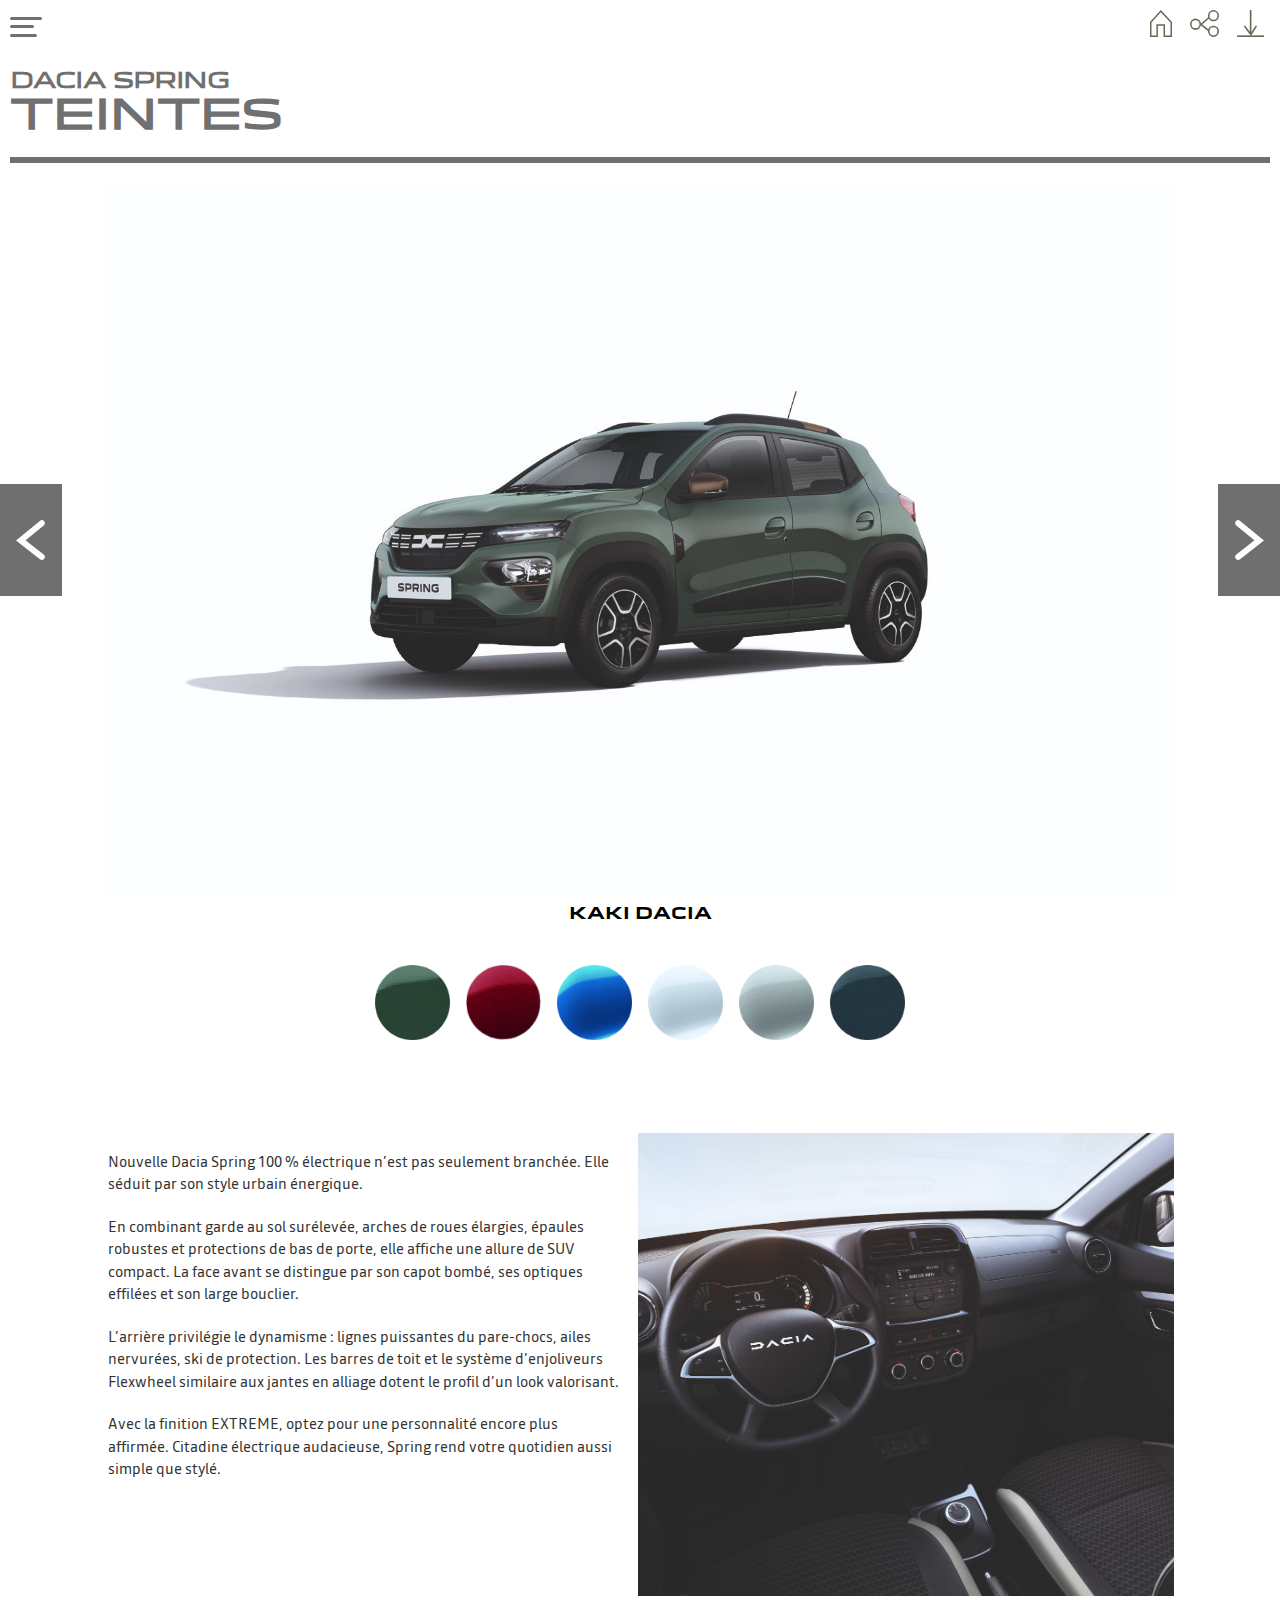
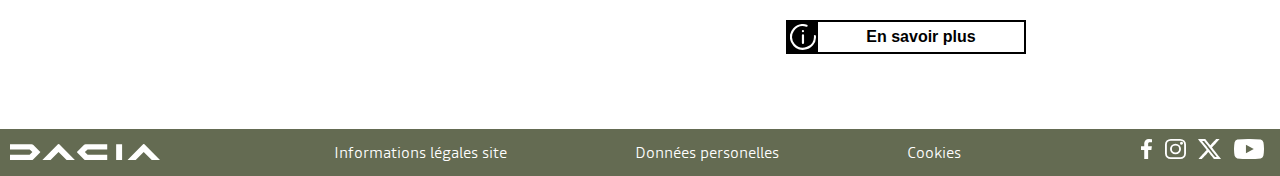
<file: car-landing/index.html>
<!DOCTYPE html>
<html lang="en">
    <head>
        <meta charset="UTF-8">
        <meta name="viewport" content="width=device-width, initial-scale=1.0">
        <title>Dacia</title>
        <link rel="stylesheet" href="./style.css">
        <script src="https://code.jquery.com/jquery-3.7.1.js" integrity="sha256-eKhayi8LEQwp4NKxN+CfCh+3qOVUtJn3QNZ0TciWLP4=" crossorigin="anonymous"></script>
    </head>


    <body>

    <header>
        <div class="container">
          <div class="top-header">
              <div class="menu-burger">
                    <div id="menuArea">
                        <input type="checkbox" id="menuToggle"></input>
              
                        <label for="menuToggle" class="menuOpen">
                          <div class="open"></div>
                        </label>
              
              <div class="menu menuEffects">
                  <label for="menuToggle"></label>




                      <div class="menuContent">

                        <div class="dual-one">
                          <span id="arrowLeftMenu" class="arrowLeft"><img src="./icons/component.svg" class="component">Menu</span>

                          <ul>
                            <li><a href="#">1.ACCUEIL</a></li>
                            <li><a href="#">2.A PROPOS</a></li>
                            <li><a href="#">3.ACCESSOIRES</a></li>
                            <li><a href="#">4.EQUIPMENTS</a></li>
                            <li><a href="#">5.SERVICES</a></li>
                            <li><a href="#">6.OFFRES</a></li>
                          </ul>
                        </div>

                        <div class="dual-two">
                          <ul>
                            <li><a href="#">7.ACCUEIL</a></li>
                            <li><a href="#">8.A PROPOS</a></li>
                            <li><a href="#">9.ACCESSOIRES</a></li>
                            <li><a href="#">10.EQUIPMENTS</a></li>
                            <li><a href="#">11.SERVICES</a></li>
                            <li><a href="#">12.OFFRES</a></li>
                          </ul>
                        </div>

                      </div>
                  </div>
              </div>
            </div>


            <div class="header-icons">
              <a href="#"><img src="./icons/Path 1.svg"></a>
              <a href="#"><img src="./icons/Group 1.svg"></a>
              <a href="#"><img src="./icons/Group 2.svg"></a>

            </div>
        </div>
      </div>
    </header>

 <!-----title---->
    <div class="title-header">
      <div class="container">
        <h1 class="header-title">DACIA SPRING <br> <span>TEINTES</span></h1>
        <div class="line"></div>
      </div>
    </div>
    <!-----hero---->
    <div class="small-container">
 
  <div class="car-display">
      <img id="car" src="./img/dacia-kaki.jpg" alt="Car">
  </div>

  <h2 id="carTitle">Kaki Dacia</h2>

  <div class="color-buttons">
    <img class="pellets active" onclick="changeCarColor('kaki', this)" src="./img/kaki-pellet.png" alt="a">
    <img class="pellets" onclick="changeCarColor('rouge', this)" src="./img/red-pellet.png" alt="b">
    <img class="pellets" onclick="changeCarColor('bleu', this)" src="./img/blue-pellet.png" alt="c">
    <img class="pellets" onclick="changeCarColor('blanc', this)" src="./img/white-pellet.png" alt="d">
    <img class="pellets" onclick="changeCarColor('grey', this)" src="./img/grey-pellet.png" alt="e">
    <img class="pellets" onclick="changeCarColor('black', this)" src="./img/ardoise-pellet.png" alt="f">
</div>


</div>

<div class="navigation">
  <button class="prev"><img src="./icons/arrow-left.svg"></button>
  <button class="next"><img src="./icons/Path 791.svg"></button>
</div>


<!--section 1-->
<div class="small-container">
  <div class="content-wrapper">
      <div class="content-paragraph">
         <p>Nouvelle Dacia Spring 100 % électrique n’est pas seulement branchée. 
          Elle séduit par son style urbain énergique. </p>
          <p>En combinant garde au sol surélevée, arches de roues élargies, épaules robustes et 
            protections de bas de porte, elle affiche une allure de SUV compact. 
            La face avant se distingue par son capot bombé, 
            ses optiques effilées et son large bouclier.</p> 

          <p>L’arrière privilégie le dynamisme : 
            lignes puissantes du pare-chocs, ailes nervurées, ski de protection. Les barres de toit 
            et le système d’enjoliveurs Flexwheel similaire aux jantes en alliage dotent le profil 
            d’un look valorisant.</p> 
            
            <p>Avec la finition EXTREME, optez pour une personnalité encore plus 
          affirmée. Citadine électrique audacieuse, Spring rend votre quotidien aussi simple que stylé.
        </p>
      </div>
      <div class="image-container">
      <div class="content-image">
           
      </div> 
      <div id="AjaxModal">
        <div id="AjaxTextContent"></div>
      </div>
    <a href="#" class="button-with-icon" id="loadContact">
      <img src="./icons/14-hors-biblioth-que-1407-info.svg" alt="Icon">
      En savoir plus
  </a>

    </div>
  </div>
</div>
 

     <!-----footer---->
    <footer>
      <div class="container">
      
      <div class="post-footer">
        <img class="logo" src="./icons/dacia-logo-1.svg">

    
        
        
          <ul class="footer-link ">
            <li><a href="#">Informations légales site</a></li>
            <li><a href="#">Données personelles</a></li>
            <li><a href="#">Cookies</a></li>
          </ul>
        
          
      <div class="mobile-line">
       <div class="social">
            <a href="#"><img src="./icons/Facebook.svg"></a>
            <a href="#"><img src="./icons/insta.svg"></a>
            <a href="#"><img src="./icons/Twitter.svg"></a>
            <a href="#"><img src="./icons/youtube.svg"></a>
        </div>
      </div>
     

        

      </div>
      </div>
    </footer>


<script src="script.js"></script>
</body>
</html>
</file>
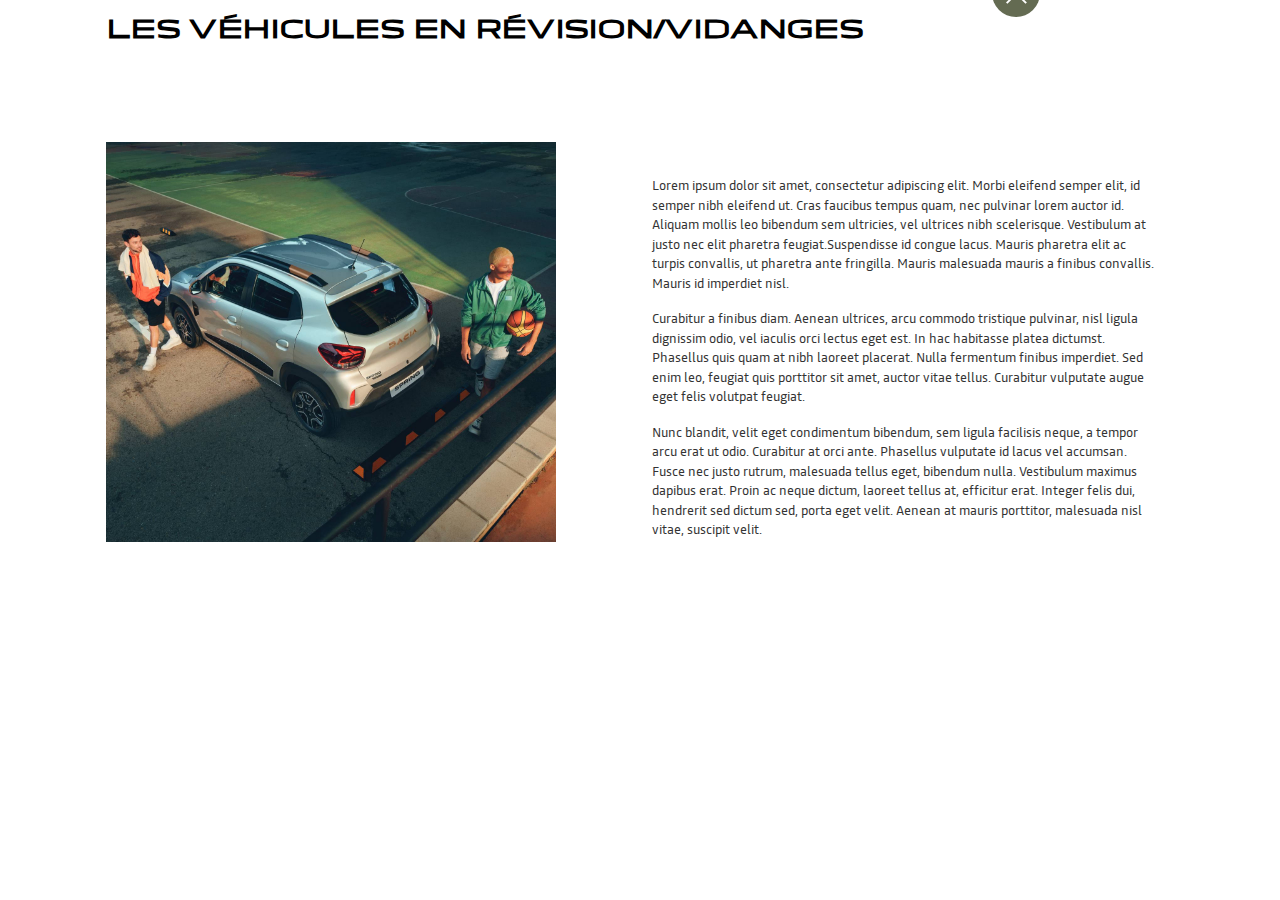
<file: car-landing/modal.html>
<html>
    <head>
        <meta charset="UTF-8">
        <meta name="viewport" content="width=device-width, initial-scale=1.0">
        <title>Dacia</title>
        <link rel="stylesheet" href="./style.css">
        <script src="https://code.jquery.com/jquery-3.7.1.js" integrity="sha256-eKhayi8LEQwp4NKxN+CfCh+3qOVUtJn3QNZ0TciWLP4=" crossorigin="anonymous"></script>
    </head>
  <body>
    <div id="AjaxTextContainer">
      <div id="CloseTrigger"></div>
      <div class="small-container">
        <h1 class="modal-title">LES VÉHICULES EN RÉVISION/VIDANGES</h1>
        <div class="content-wrapper-modal">
             <div class="content-paragraph-modal">
               <p></p>
                <p>Lorem ipsum dolor sit amet, consectetur adipiscing elit. Morbi eleifend semper elit, id semper nibh eleifend ut. Cras faucibus tempus quam, nec pulvinar lorem auctor id. 
                  Aliquam mollis leo bibendum sem ultricies, vel ultrices nibh scelerisque. 
                  Vestibulum at justo nec elit pharetra feugiat.Suspendisse id congue lacus. Mauris pharetra elit ac turpis convallis, ut pharetra ante fringilla. 
                  Mauris malesuada mauris a finibus convallis. Mauris id imperdiet nisl. </p> 
      
                <p>Curabitur a finibus diam. Aenean ultrices, arcu commodo tristique pulvinar, nisl ligula dignissim odio, vel iaculis orci lectus eget est. 
                  In hac habitasse platea dictumst. Phasellus quis quam at nibh laoreet placerat.
                   Nulla fermentum finibus imperdiet. Sed enim leo, feugiat quis porttitor sit amet, 
                   auctor vitae tellus. Curabitur vulputate augue eget felis volutpat feugiat. </p> 
                  
                  <p>
                    Nunc blandit, velit eget condimentum bibendum, sem ligula facilisis neque, a tempor arcu erat ut odio. Curabitur at orci ante. 
                    Phasellus vulputate id lacus vel accumsan. Fusce nec justo rutrum, malesuada tellus eget, bibendum nulla. Vestibulum maximus dapibus erat. Proin ac neque dictum, 
                    laoreet tellus at, efficitur erat. Integer felis dui, hendrerit sed dictum sed, porta eget velit. Aenean at mauris porttitor, 
                    malesuada nisl vitae, suscipit velit.
                 </p>
            </div>
            <div class="image-container">
            <div class="content-image-modal">
            </div>
          </div>
        </div>
      </div>
    </div>
  </body>
</html>
</file>
<file: car-landing/style.css>
/* Universal selector for all elements */
* {
	margin: 0;
	padding: 0;
	box-sizing: border-box;
}

html {
	font-size: 16px;
	/* Base font size */
	line-height: 1.5;
	/* Default line height */
	font-family: Arial, sans-serif;
	/* Default font family */
	color: #333;
	/* Default text color */
	background-color: #f5f5f5;
	/* Background color for the entire page */
}

/* Example of additional global styles for body */
body {
	margin: 0;

	background-color: #fff;
	/* Background color for the body */
}

/*container*/

.container {
	width: 100%;
	max-width: 1640px;
	margin: 0 auto;
	padding: 10px 10px;
	box-sizing: border-box;
}

.small-container {
	width: 100%;
	max-width: 1088px;
	margin: 0 auto;
	padding: 10px 10px;
	box-sizing: border-box;
}


/*menu-burger*/
.open {
	background-color: #707070 !important;
	width: 24px !important;
	height: 3px !important;
	display: block;
	border-radius: 2px;
	cursor: pointer;
	position: relative;
	top: 8px;
}


.open:before {
	content: "";
	background-color: #707070 !important;
	width: 32px !important;
	height: 3px !important;
	display: block;
	border-radius: 2px;
	position: relative;
	top: -8px;
	transform: rotate(0deg);
	transition: all 0.3s ease;
}


.open:after {
	content: "";
	background-color: #707070 !important;
	width: 27px !important;
	height: 3px !important;
	display: block;
	border-radius: 2px;
	position: relative;
	top: 6px !important;
	transform: rotate(0deg);
	transition: all 0.3s ease;
}

/*font-desktop*/

@font-face {
	font-family: 'DaciaBlock-Bold';
	src: url('font/FONTS-Web/DaciaBlock-Bold.woff2') format('woff2');
	font-weight: normal;
	font-style: normal;
}

@font-face {
	font-family: 'DaciaBlockExtended-Bold';
	src: url('font/FONTS-Web/DaciaBlockExtended-Bold.woff2') format('woff2');
	font-weight: normal;
	font-style: normal;
}

@font-face {
	font-family: 'DaciaBlockExtended-Regular';
	src: url('font/FONTS-Web/DaciaBlockExtended-Regular.woff2') format('woff2');
	font-weight: normal;
	font-style: normal;
}


@font-face {
	font-family: 'DaciaBlock-Light';
	src: url('font/FONTS-Web/DaciaBlock-Light.woff2') format('woff2');
	font-weight: normal;
	font-style: normal;
}


@font-face {
	font-family: 'DaciaBlock-Regular';
	src: url('font/FONTS-Web/DaciaBlock-Light.woff2') format('woff2');
	font-weight: normal;
	font-style: normal;
}

@font-face {
	font-family: 'Read-Bold_V3000';
	src: url('font/FONTS-Web/DaciaBlock-Light.woff2') format('woff2');
	font-weight: normal;
	font-style: normal;
}

@font-face {
	font-family: 'Read-Light_V3000';
	src: url('font/FONTS-Web/Read-Light_V3000.woff2') format('woff2');
	font-weight: normal;
	font-style: normal;
}


@font-face {
	font-family: 'Read-LightItalic_V3000';
	src: url('font/FONTS-Web/Read-LightItalic_V3000.woff2') format('woff2');
	font-weight: normal;
	font-style: normal;
}


@font-face {
	font-family: 'Read-Medium_V3000';
	src: url('font/FONTS-Web/Read-Medium_V3000.woff2') format('woff2');
	font-weight: normal;
	font-style: normal;
}


@font-face {
	font-family: 'Read-Regular_V3000';
	src: url('font/FONTS-Web/Read-Regular_V3000.woff2') format('woff2');
	font-weight: normal;
	font-style: normal;
}


/*heading*/

h1 {
	font-family: 'DaciaBlock-Bold';
}


/*header*/
.top-header {
	display: flex;
	justify-content: space-between;
	align-items: center;
}

.header-icons img {
	height: 27px;
	margin: 0 0.4rem;
}

.header-title {
	font-family: 'DaciaBlockExtended-Regular';
	font-size: 20px;
	color: #707070;
	line-height: 2rem;
}

.line {
	border: 3px solid #707070;
	width: 100%;
	margin-top: 20px;
}

h1.header-title span {
	color: #707070;
	font-size: 40px;
	font-family: 'DaciaBlockExtended-Regular';

}

/*burger menu*/

input {
	display: none;
}

.open {
	background-color: #3c3c3c;
	width: 24px;
	height: 4px;
	display: block;
	border-radius: 2px;
	cursor: pointer;
	position: relative;
	top: 8px;
}

.open:before {
	content: "";
	background-color: #3c3c3c;
	width: 24px;
	height: 4px;
	display: block;
	border-radius: 2px;
	position: relative;
	top: -8px;
	transform: rotate(0deg);
	transition: all 0.3s ease;
}

.open:after {
	content: "";
	background-color: #3c3c3c;
	width: 24px;
	height: 4px;
	display: block;
	border-radius: 2px;
	position: relative;
	top: 4px;
	transform: rotate(0deg);
	transition: all 0.3s ease;
}

.menuOpen {
	width: 24px;
	height: 20px;
	display: block;
	cursor: pointer;
	display: flex;
	flex-direction: row-reverse;
}

.menuOpen:hover .open:before {
	top: -9px;
}

.menuOpen:hover .open:after {
	top: 5px;
}

.menu {
	position: fixed;
	width: 100vw;
	height: 100vh;
	top: 0;
	left: 0;
	background: linear-gradient(rgba(0, 0, 0, 0.5), rgba(0, 0, 0, 0.5)), url('./img/dacia-pop-up.jpg');
	background-repeat: no-repeat;
	background-size: cover;
	/*z-index: 1;*/
}

.menu:before .menu label {
	width: 30px;
	height: 30px;
	position: absolute;
	right: 20px;
	top: 20px;
	background-size: 100%;
	cursor: pointer;
}

.menu .menuContent {
	font-size: 30px;
	text-align: center;
	display: flex;
	justify-content: center;
	align-items: center;
	vertical-align: middle;
	height: 100%;
}

.menu ul {
	list-style: none;
	padding: 0;
	margin: 0 auto;
}

.menu ul li a {
	display: block;
	color: white;
	text-decoration: none;
	transition: color 0.2s;
	text-transform: uppercase;
	padding: 25px 0;
	text-align: left;
}


.menuEffects {
	opacity: 0;
	visibility: hidden;
	transition: opacity 0.5s, visibility 0.5s;
}

.menuEffects ul {
	transform: translateY(0%);
	transition: all 0.5s;
}

#menuToggle:checked~.menuEffects {
	opacity: 1;
	visibility: visible;
	transition: opacity 0.5s;
}

#menuToggle:checked~.menuEffects ul {
	opacity: 1;
}

#menuToggle:checked~.menuOpen .open {
	background-color: transparent;
}

#menuToggle:checked~.menuOpen .open:before {
	content: "";
	background-color: white;
	transform: rotate(45deg);
	position: absolute;
	top: 0;
	right: 0;
	z-index: 1;
	display: none
}

#menuToggle:checked~.menuOpen .open:after {
	content: "";
	background-color: white;
	transform: rotate(-45deg);
	position: relative;
	top: 0;
	right: 0;
	z-index: 1;
	display: none
}

#menuToggle:not(:checked)~.menuEffects ul {
	transform: translateY(-30%);
}

.dual-one {
	display: flex;
	flex-direction: column;
	justify-content: center;
	font-family: 'DaciaBlockExtended-Bold';
}

.dual-two {
	display: flex;
	flex-direction: column;
	justify-content: center;
	font-family: 'DaciaBlockExtended-Bold';
}


/*footer*/
footer {
	background: #646B52;
	display: flex;
}

img.logo {
	height: 1rem;
}


.post-footer {
	display: flex;
	justify-content: space-between;
	align-items: center;
}

ul.footer-link {
	display: flex;
	justify-content: space-evenly;
	list-style-type: none;
	align-items: center;
	font-family: 'Read-Light_V3000';

}

ul.footer-link a {
	color: #fff !important;
	margin: 0rem 4rem;
	text-decoration: none !important;
}

.social img {
	height: 1.3rem;
	margin: 0 0.4rem;
}

.social {
	display: inline-flex;
	align-self: center;
}

/*car-section*/
.color-buttons {
	display: flex;
	flex-direction: row;
	justify-content: center;

}

img#car {
	width: 100%;

}

img.pellets {
	width: 75px;
	height: 75px;
	margin: 0.5rem;
}

img.pellets:hover {
	border: 5px solid #9F0808;
	border-radius: 100%;
}

.navigation {
	position: absolute;
	top: 60%;
	width: 100%;
	display: flex;
	justify-content: space-between;
	transform: translateY(-50%);
}

span#arrowLeftMenu {
	font-size: 60px;
	text-transform: uppercase;
	margin-right: 10rem;
}

.arrowLeft .component {
	margin-right: 1rem;
	position: relative;
	top: 0;
	left: -5rem;
}

.navigation button {
	background: #6f6f6f;
	border: none;
	font-size: 2rem;
	cursor: pointer;
	padding: 1rem;
	color: #fff;
	display: flex;
	flex-direction: row;
	height: 7rem;
	justify-content: center;
	align-items: center;
}

button.prev:hover,
button.next:hover {
	background: #646b52;
}

.color-name {
	font-size: 15px;
	text-align: center;
	font-family: 'DaciaBlockExtended-Bold';
	color: #000000;
	margin-bottom: 2rem;
}


/*section 1*/
.content-wrapper {
	display: flex;
	padding: 65px 0px;
}

.content-paragraph {
	padding-right: 1rem;
}

.content-paragraph p {
	text-align: left;
	font-family: 'Read-Regular_V3000';
	font-size: 15px;
	margin-top: 1rem;
	padding: 2px;
}

.content-image {
	background: url(./img/dacia-interior.jpg);
	background-repeat: no-repeat;
	background-size: cover;
	background-position: center center;
	min-height: 463px;
	min-width: 536px;
}

/*modal*/

.content-wrapper-modal {
	display: flex;
	flex-direction: row-reverse;
}

.content-image-modal {
	background: url(./img/dacia.jpg);
	background-repeat: no-repeat;
	background-size: cover;
	background-position: center center;
	min-height: 400px;
	min-width: 450px;
}

img.close {
	background: #646B52;
	padding: 0.35rem;
	border-radius: 50px;
}

.content-paragraph-modal {
	padding-right: 1rem;
	justify-content: center;
	display: flex;
	flex-direction: column;
	align-items: center;
}

.content-paragraph-modal p {
	text-align: left;
	font-family: 'Read-Regular_V3000';
	font-size: 13px;
	margin-top: 1rem;
	padding-left: 6rem;
}

.modal-title {
	font-family: 'DaciaBlockExtended-Regular';
	font-size: 1.5rem;
	color: #000;
	margin-bottom: 6rem;
}

.image-container {
	justify-content: center;
	display: flex;
	flex-direction: column;
	align-items: center;
}


.button {
	font-family: 'Read-Regular_V3000';
	color: #000;
}

.button-with-icon {
	display: inline-flex;
	align-items: center;
	background-color: #ffffff;
	color: black;
	border: none;
	cursor: pointer;
	text-decoration: none;
	font-size: 16px;
	border: 2px solid #000;
	margin-top: 1.5rem;
	font-weight: 600;
	padding: 0rem;
}

.button-with-icon img {
	margin-right: 3rem !important;
}

.button-with-icon img {
	margin-right: 10px;
	width: 36px;
	height: 36px;
	background: black;
	padding: 6px;
	display: flex;
}

a#loadContact {
	padding: 0rem 2rem;
}

a#loadContact {
	padding: 0rem 3rem 0rem 0rem;
}

.button-with-icon img {
	margin-right: 10px;
	width: 30px;
	height: 30px;
	background: black;
	padding: 2px;
	display: flex;
}

.menuContent {
	display: flex;
	justify-content: space-between;
	padding: 20px;
}

.arrowLeft {
	color: #fff;
}

.dual-one,
.dual-two {
	width: 45%;
}

.dual-one ul,
.dual-two ul {
	list-style-type: none;
	padding: 0;
}

.dual-one li,
.dual-two li {
	margin: 10px 0;
}

.dual-two {
	margin-top: 6rem;
}

.hidden {
	display: none;
}

.menuContent.hidden {
	display: none !important;
}

h2#carTitle {
	text-align: center;
	font-family: 'DaciaBlockExtended-Bold';
	font-size: 15px;
	margin-bottom: 2rem;
	color: #000;
	text-transform: uppercase;
}

.ajaxModel {
	margin: 20px;
}

.button-with-icon {
	display: flex;
	align-items: center;
	text-decoration: none;
	background-color: #ffffff;
	border: 2px solid #000;
	border-radius: 0;
}

.button-with-icon img {
	margin-right: 10px;
}


#AjaxModal {
	display: none;
	position: fixed;
	top: 0;
	left: 0;
	width: 100vw;
	height: 100vh;
	background-color: #fff;
	justify-content: center;
	align-items: center;
}


#AjaxTextContent {
	background-color: #fff;
	height: 100vh;
	display: inline-flex;
	justify-content: center;
	align-items: center;
	width: 100%;
}

div#CloseTrigger {
	position: relative;
	left: 64rem;
	background-image: url(./icons/Group-1116.png);
	background-color: #646B52;
	background-repeat: no-repeat;
	width: 3rem !important;
	height: 3rem !important;
	border-radius: 50%;
	background-position: center center;
}

#menuToggle:checked~.menuEffects {
	opacity: 1;
	visibility: visible;
	transition: opacity 0.5s;
	z-index: 99;
}

div#AjaxTextContainer {
	position: relative;
}

div#CloseTrigger {
	position: absolute;
	width: 3rem;
	height: 2rem;
	left: 62rem;
	top: -31px;
}


/*mediaqueries*/

/* Mobile devices (portrait, max-width 600px) */
@media (max-width: 575px) {


	div#AjaxTextContainer {
		position: relative;
		margin-top: 15rem;
	}

	div#CloseTrigger {
		position: absolute;
		width: 3rem;
		height: 2rem;
		left: 18rem;
		top: -2rem !important;
	}

	ul.footer-link a {
		margin: 0;
	}

	.social {
		margin-bottom: 2rem;
		margin-top: 2rem;
	}

	.arrowLeft .component {
		margin-right: 1rem;
		position: relative;
		top: -5px;
		left: 0rem;
	}

	.dual-one,
	.dual-two {
		width: 100%;
	}

	.content-paragraph-modal p {
		padding: 0 !important;
	}

	.content-wrapper-modal {
		display: flex;
		flex-direction: column;
	}

	#AjaxModal {
		overflow: auto;
		height: 100vh;
	}

	span#arrowLeftMenu {
		margin: 0;
	}

	.dual-one li,
	.dual-two li {
		margin: 13px 0;
	}

	span#arrowLeftMenu {
		font-size: 24px;
		display: inline-flex;
	}

	.dual-two {
		margin-top: 0;
	}

	.menu ul li a {
		padding: 0;
	}

	img.logo {
		height: 1rem;
		margin-top: 1rem;
		margin-bottom: 1rem;
	}

	.mobile-line {
		text-align: center;
		border-bottom: 2px solid #fff;
		width: 100%;
		padding: 0 !important;
	}

	span#arrowLeftMenu {
		font-size: 24px;
	}

	.menu .menuContent {
		flex-direction: column;
	}

	.menu ul li a {
		display: block;
		color: white;
		text-decoration: none;
		transition: color 0.2s;
		text-transform: uppercase;
		text-align: left;
		font-size: 1rem;
	}

	.arrowLeft .component {
		margin-right: 1rem;
		position: relative;
		top: 0;
		left: 0rem;
	}

	ul.footer-link {
		width: 100%;
	}

	ul.footer-link li {
		border-bottom: 2px solid #fff;
		width: 100%;
		text-align: center;
		padding: 1rem;
	}

	ul.footer-link {
		margin-bottom: 1rem;
		margin-top: 1rem;
	}

	ul.footer-link {
		display: flex;
		justify-content: center;
		flex-direction: column;
		list-style-type: none;
		align-items: center;
		font-family: 'Read-Light_V3000';
	}

	.post-footer {
		display: flex;
		justify-content: center;
		align-items: center;
		flex-direction: column-reverse;
		flex-wrap: wrap;
	}

	.content-image {
		min-height: 18rem;
		min-width: 100%;
		margin-top: 3rem;
	}

	.content-wrapper {
		display: flex;
		padding: 15px 0px !important;
		flex-wrap: wrap;
		flex-direction: column;
	}

	.small-container {
		width: 100%;
		max-width: 354px;
		margin: 0 auto;
		padding: 20px 20px;
		box-sizing: border-box;
	}

	.content-paragraph {
		padding: 0;
	}

	.header-title {
		font-size: 15px;
	}

	h1.header-title span {
		font-size: 30px;
	}

	.navigation {
		display: none;
	}

	.header-icons img {
		height: 20px;
		margin: 0 0.4rem;
	}

	div#CloseTrigger {
		left: 0;
		width: 2rem !important;
		height: 2rem !important;
	}

	.color-buttons {
		flex-wrap: wrap;
		gap: 16px;
	}

	div#CloseTrigger {
		position: absolute;
		width: 3rem;
		height: 2rem;
		left: 18rem;
		top: 1rem;
	}

	.content-image-modal {
		min-width: 100%;
		min-height: 10rem;
		padding: 2rem;
	}

	.modal-title {
		font-family: 'DaciaBlockExtended-Regular';
		font-size: 1.2rem;
		color: #000;
		margin-bottom: 0;
	}

	.content-wrapper {
		display: flex;
		padding: 65px 0px;
		flex-wrap: wrap;
	}
}

/* Tablets (portrait, min-width 600px and max-width 900px) */
@media (min-width: 576px) and (max-width: 991px) {


	div#AjaxTextContainer {
		position: relative;
		margin-top: 15rem;
	}

	div#CloseTrigger {
		position: absolute;
		width: 3rem;
		height: 2rem;
		left: 34rem !important;
		top: 0rem !important;
	}

	.social {
		margin-bottom: 1rem;
		margin-top: 1rem;
	}

	.arrowLeft .component {
		margin-right: 1rem;
		position: relative;
		top: -5px;
		left: 0rem;
	}

	.dual-one,
	.dual-two {
		width: 100%;
	}

	.content-paragraph-modal p {
		padding: 0 !important;
	}

	.content-wrapper-modal {
		display: flex;
		flex-direction: column;
	}

	#AjaxModal {
		overflow: auto;
		height: 100vh;
	}

	span#arrowLeftMenu {
		margin: 0;
	}

	.dual-one li,
	.dual-two li {
		margin: 13px 0;
	}

	span#arrowLeftMenu {
		font-size: 24px;
		display: inline-flex;
	}

	.dual-two {
		margin-top: 0;
	}

	.menu ul li a {
		padding: 0;
	}

	img.logo {
		height: 1rem;
		margin-top: 1rem;
		margin-bottom: 1rem;
	}

	.mobile-line {
		text-align: center;
		border-bottom: 2px solid #fff;
		width: 100%;
		padding: 0 !important;
	}

	span#arrowLeftMenu {
		font-size: 24px;
	}

	.menu .menuContent {
		flex-direction: column;
	}

	.menu ul li a {
		display: block;
		color: white;
		text-decoration: none;
		transition: color 0.2s;
		text-transform: uppercase;
		text-align: left;
		font-size: 1rem;
	}

	.arrowLeft .component {
		margin-right: 1rem;
		position: relative;
		top: 0;
		left: 0rem;
	}

	ul.footer-link {
		width: 100%;
	}

	ul.footer-link li {
		border-bottom: 2px solid #fff;
		width: 100%;
		text-align: center;
		padding: 1rem;
	}

	ul.footer-link {
		margin-bottom: 1rem;
		margin-top: 1rem;
	}

	ul.footer-link {
		display: flex;
		justify-content: center;
		flex-direction: column;
		list-style-type: none;
		align-items: center;
		font-family: 'Read-Light_V3000';
	}

	.post-footer {
		display: flex;
		justify-content: center;
		align-items: center;
		flex-direction: column-reverse;
		flex-wrap: wrap;
	}

	.content-image {
		min-height: 18rem;
		min-width: 100%;
		margin-top: 3rem;
	}

	.content-wrapper {
		display: flex;
		padding: 15px 0px !important;
		flex-wrap: wrap;
		flex-direction: column;
	}

	.small-container {
		width: 100%;
		max-width: 608px;
		margin: 0 auto;
		padding: 20px 20px;
		box-sizing: border-box;
	}

	.content-paragraph {
		padding: 0;
	}


	.button-with-icon img {
		margin-right: 10px;
		width: 30px;
		height: 30px;
		background: black;
		padding: 6px !important;
		display: flex;
	}

	h1.header-title span {
		font-size: 30px;
	}

	.navigation {
		display: none;
	}

	.header-icons img {
		height: 20px;
		margin: 0 0.4rem;
	}

	div#CloseTrigger {
		left: 0;
		width: 2rem !important;
		height: 2rem !important;
	}


	.color-buttons {
		flex-wrap: wrap;
		gap: 0;
	}

	div#CloseTrigger {
		position: absolute;
		width: 3rem;
		height: 2rem;
		left: 18rem;
		top: 1rem;
	}

	.content-image-modal {
		min-width: 100%;
		min-height: 10rem;
		padding: 2rem;
	}

	.modal-title {
		font-family: 'DaciaBlockExtended-Regular';
		font-size: 1.2rem;
		color: #000;
		margin-bottom: 0;
	}

	.content-wrapper {
		display: flex;
		padding: 65px 0px;
		flex-direction: column;
	}


	.line {
		display: none;
	}

	div#CloseTrigger {
		position: absolute;
		width: 3rem;
		height: 2rem;
		left: 37rem;
		top: 4rem;
	}

	.header-title {
		font-size: 15px;
		display: none;
	}

}


/* Small desktops (landscape, min-width 900px and max-width 1200px) */
@media (min-width: 992px) and (max-width: 1200px) {

	span#arrowLeftMenu {
		font-size: 37px;
		text-transform: uppercase;
		margin-right: 10rem;
	}


	.menu ul li a {
		font-size: 26px;
	}


	ul.footer-link {
		flex: none;
	}

	div#CloseTrigger {
		left: 58rem;
		top: -31px;
	}

	ul.footer-link a {
		color: #fff !important;
		margin-left: 0;
		text-decoration: none !important;
	}
</file>
